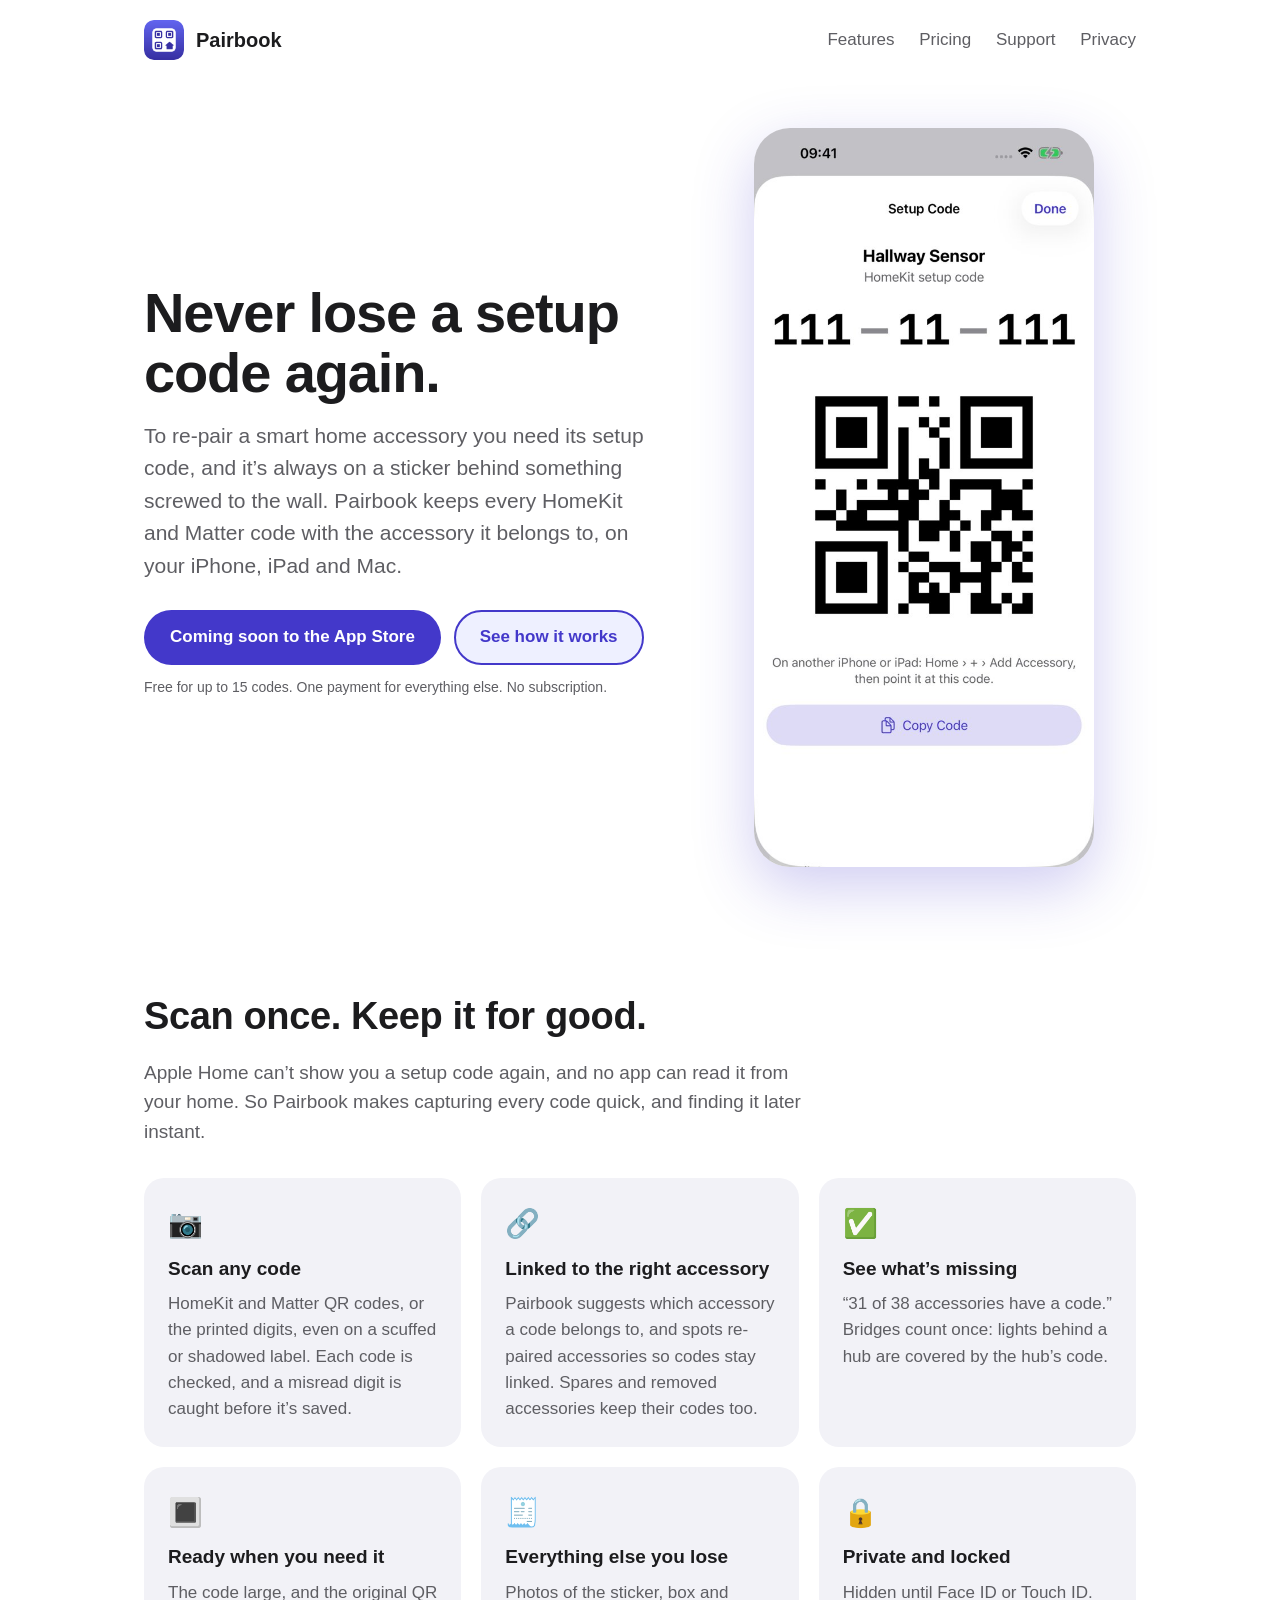
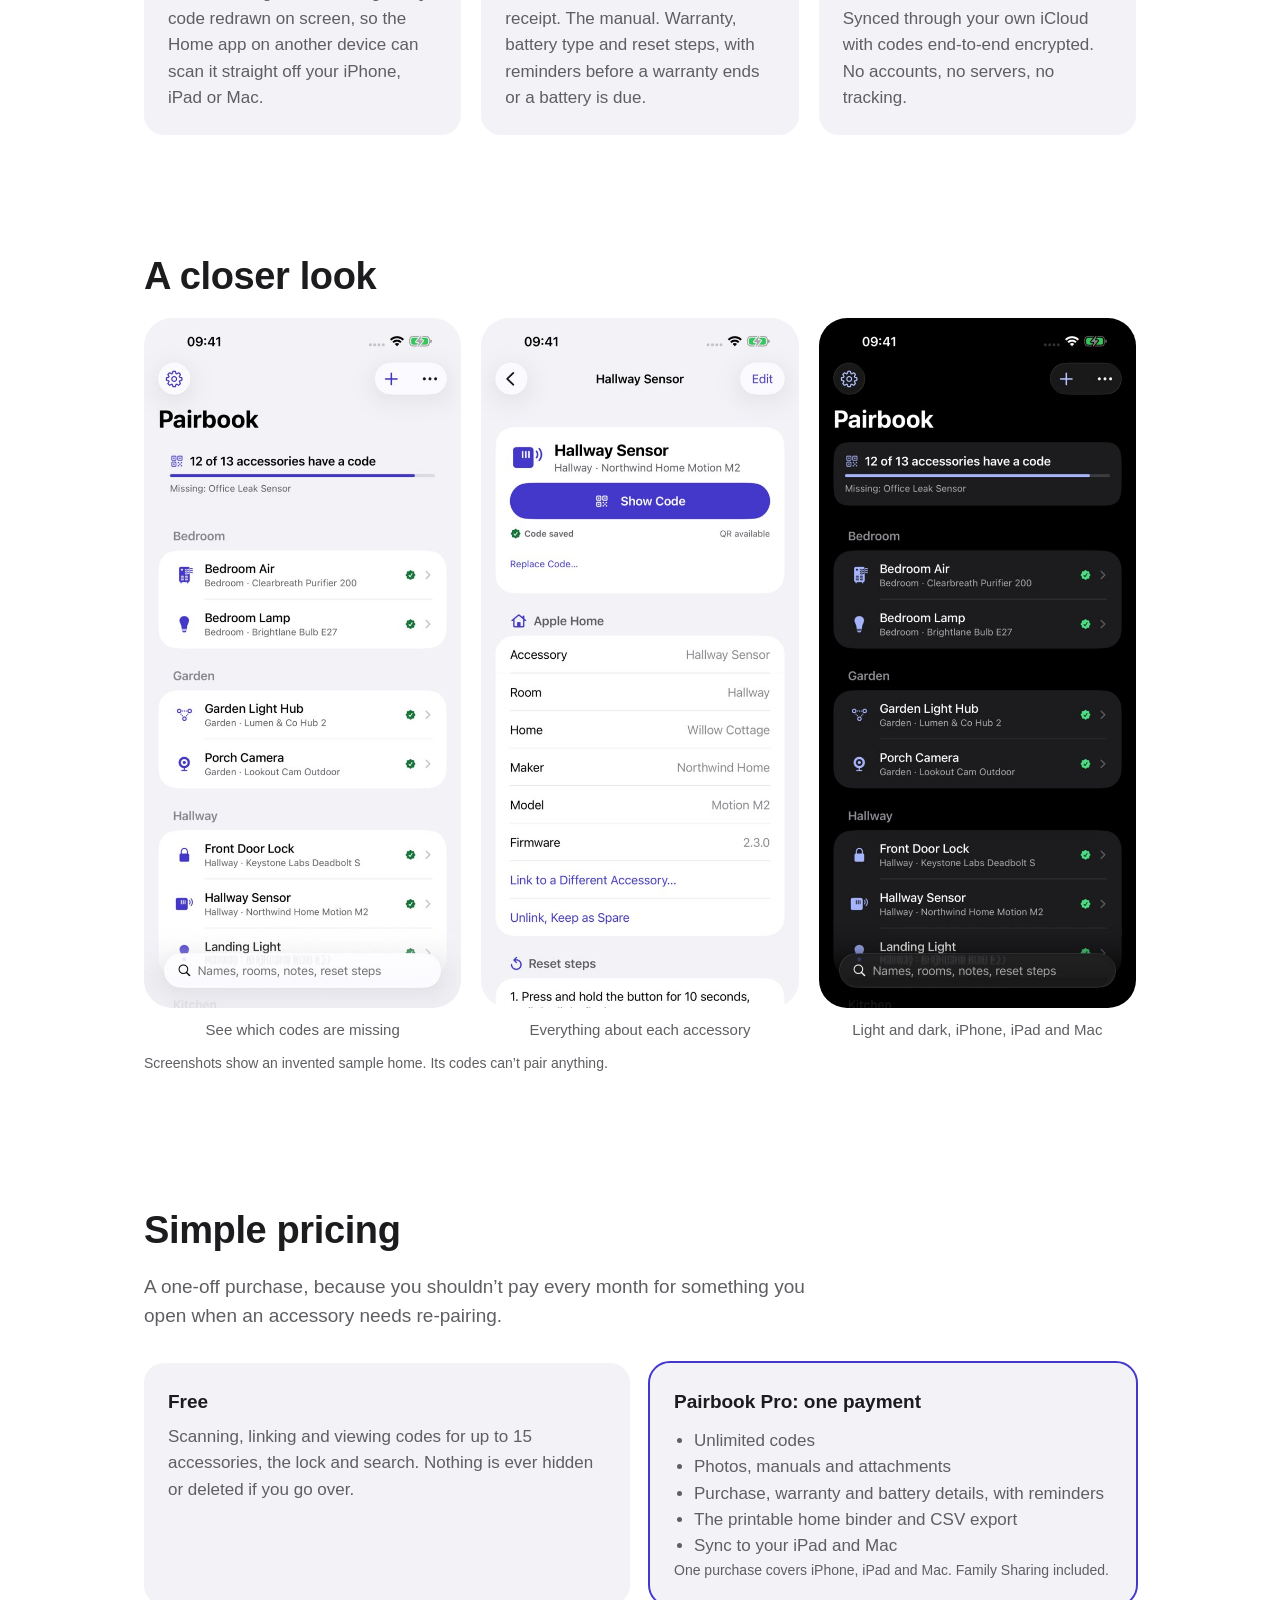
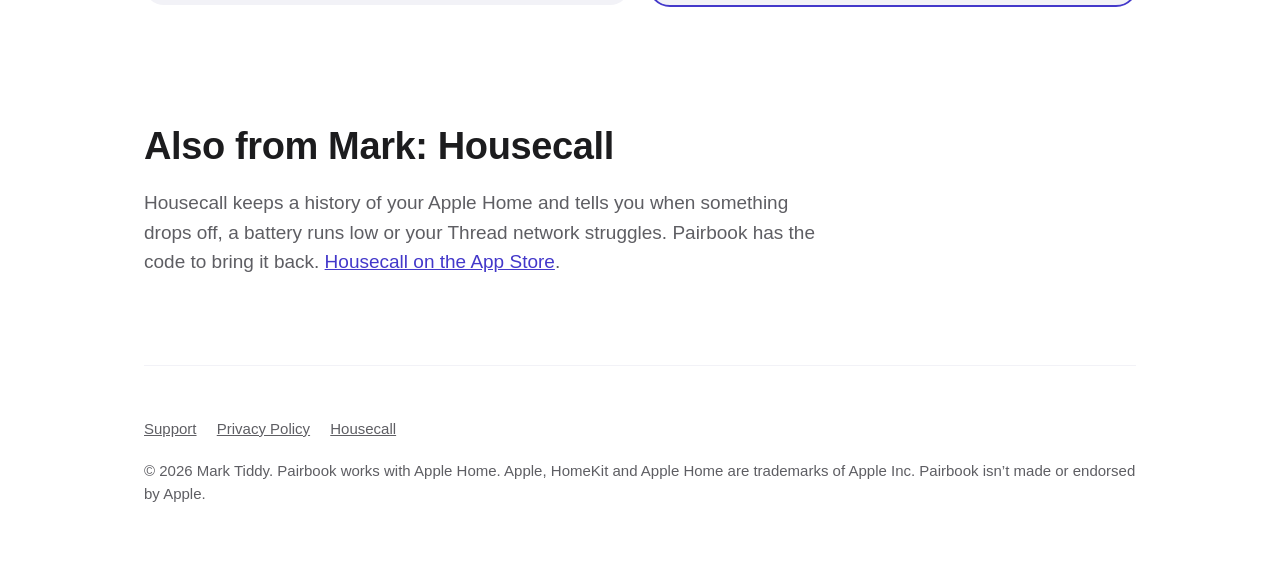
<file: index.html>
<!DOCTYPE html>
<html lang="en-GB">
<head>
  <meta charset="utf-8">
  <meta name="viewport" content="width=device-width, initial-scale=1">
  <link rel="stylesheet" href="style.css">
  <link rel="icon" href="images/favicon.png">
  <link rel="apple-touch-icon" href="images/apple-touch-icon.png">
  <title>Pairbook: HomeKit Code Vault</title>
  <meta name="description" content="Scan every HomeKit and Matter setup code once, and keep it with its accessory, photos, manual, warranty and reset steps. Private, locked and synced through your own iCloud.">
  <meta property="og:title" content="Pairbook: never lose a setup code again">
  <meta property="og:description" content="Every HomeKit and Matter setup code, kept with its accessory.">
  <meta property="og:image" content="images/icon.png">
  <!-- Once the app is live, add: <meta name="apple-itunes-app" content="app-id=YOUR_APP_ID"> -->
</head>
<body>
<a class="skip" href="#main">Skip to content</a>
<div class="wrap">
  <header class="site">
    <a class="brand" href="./"><img src="images/icon.png" alt="" width="40" height="40">Pairbook</a>
    <nav aria-label="Main">
      <a href="./#features">Features</a>
      <a href="./#pricing">Pricing</a>
      <a href="support.html">Support</a>
      <a href="privacy.html">Privacy</a>
    </nav>
  </header>
</div>
<main id="main">
  <div class="wrap">
    <section class="hero" aria-labelledby="hero-title">
      <div>
        <h1 id="hero-title">Never lose a setup code again.</h1>
        <p class="lead">To re-pair a smart home accessory you need its setup code, and it&rsquo;s always on a sticker behind something screwed to the wall. Pairbook keeps every HomeKit and Matter code with the accessory it belongs to, on your iPhone, iPad and Mac.</p>
        <a class="button" href="#pricing">Coming soon to the App Store</a>
        <a class="button secondary" href="#features">See how it works</a>
        <p class="note">Free for up to 15 codes. One payment for everything else. No subscription.</p>
      </div>
      <img class="phone" src="images/01-show-code.jpg" alt="Pairbook showing the setup code for Hallway Sensor: the digits 111-11-111 large, with the QR code below." width="600" height="1304">
    </section>
  </div>

  <div class="wrap">
    <section id="features" aria-labelledby="features-title">
      <h2 id="features-title">Scan once. Keep it for good.</h2>
      <p class="intro">Apple Home can&rsquo;t show you a setup code again, and no app can read it from your home. So Pairbook makes capturing every code quick, and finding it later instant.</p>
      <div class="grid">
        <div class="card"><span class="icon" aria-hidden="true">📷</span><h3>Scan any code</h3><p>HomeKit and Matter QR codes, or the printed digits, even on a scuffed or shadowed label. Each code is checked, and a misread digit is caught before it&rsquo;s saved.</p></div>
        <div class="card"><span class="icon" aria-hidden="true">🔗</span><h3>Linked to the right accessory</h3><p>Pairbook suggests which accessory a code belongs to, and spots re-paired accessories so codes stay linked. Spares and removed accessories keep their codes too.</p></div>
        <div class="card"><span class="icon" aria-hidden="true">✅</span><h3>See what&rsquo;s missing</h3><p>&ldquo;31 of 38 accessories have a code.&rdquo; Bridges count once: lights behind a hub are covered by the hub&rsquo;s code.</p></div>
        <div class="card"><span class="icon" aria-hidden="true">🔳</span><h3>Ready when you need it</h3><p>The code large, and the original QR code redrawn on screen, so the Home app on another device can scan it straight off your iPhone, iPad or Mac.</p></div>
        <div class="card"><span class="icon" aria-hidden="true">🧾</span><h3>Everything else you lose</h3><p>Photos of the sticker, box and receipt. The manual. Warranty, battery type and reset steps, with reminders before a warranty ends or a battery is due.</p></div>
        <div class="card"><span class="icon" aria-hidden="true">🔒</span><h3>Private and locked</h3><p>Hidden until Face ID or Touch ID. Synced through your own iCloud with codes end-to-end encrypted. No accounts, no servers, no tracking.</p></div>
      </div>
    </section>

    <section aria-labelledby="shots-title">
      <h2 id="shots-title">A closer look</h2>
      <div class="shots">
        <figure><img src="images/02-library.jpg" alt="The Pairbook list: 12 of 13 accessories have a code, grouped by room." loading="lazy" width="600" height="1304"><figcaption>See which codes are missing</figcaption></figure>
        <figure><img src="images/03-detail.jpg" alt="An accessory page with a Show Code button, Apple Home details, reset steps and warranty." loading="lazy" width="600" height="1304"><figcaption>Everything about each accessory</figcaption></figure>
        <figure><img src="images/05-library-dark.jpg" alt="The Pairbook list in dark mode." loading="lazy" width="600" height="1304"><figcaption>Light and dark, iPhone, iPad and Mac</figcaption></figure>
      </div>
      <p class="note">Screenshots show an invented sample home. Its codes can&rsquo;t pair anything.</p>
    </section>

    <section id="pricing" aria-labelledby="pricing-title">
      <h2 id="pricing-title">Simple pricing</h2>
      <p class="intro">A one-off purchase, because you shouldn&rsquo;t pay every month for something you open when an accessory needs re-pairing.</p>
      <div class="pricing">
        <div class="card">
          <h3>Free</h3>
          <p>Scanning, linking and viewing codes for up to 15 accessories, the lock and search. Nothing is ever hidden or deleted if you go over.</p>
        </div>
        <div class="card pro">
          <h3>Pairbook Pro: one payment</h3>
          <ul>
            <li>Unlimited codes</li>
            <li>Photos, manuals and attachments</li>
            <li>Purchase, warranty and battery details, with reminders</li>
            <li>The printable home binder and CSV export</li>
            <li>Sync to your iPad and Mac</li>
          </ul>
          <p class="note">One purchase covers iPhone, iPad and Mac. Family Sharing included.</p>
        </div>
      </div>
    </section>

    <section aria-labelledby="housecall-title">
      <h2 id="housecall-title">Also from Mark: Housecall</h2>
      <p class="intro">Housecall keeps a history of your Apple Home and tells you when something drops off, a battery runs low or your Thread network struggles. Pairbook has the code to bring it back. <a href="https://apps.apple.com/app/id6829226607">Housecall on the App Store</a>.</p>
    </section>
  </div>
</main>
<div class="wrap">
  <footer class="site">
    <p>
      <a href="support.html">Support</a>
      <a href="privacy.html">Privacy Policy</a>
      <a href="https://apps.apple.com/app/id6829226607">Housecall</a>
    </p>
    <p>© 2026 Mark Tiddy. Pairbook works with Apple Home. Apple, HomeKit and Apple Home are trademarks of Apple Inc. Pairbook isn&rsquo;t made or endorsed by Apple.</p>
  </footer>
</div>
</body>
</html>
</file>
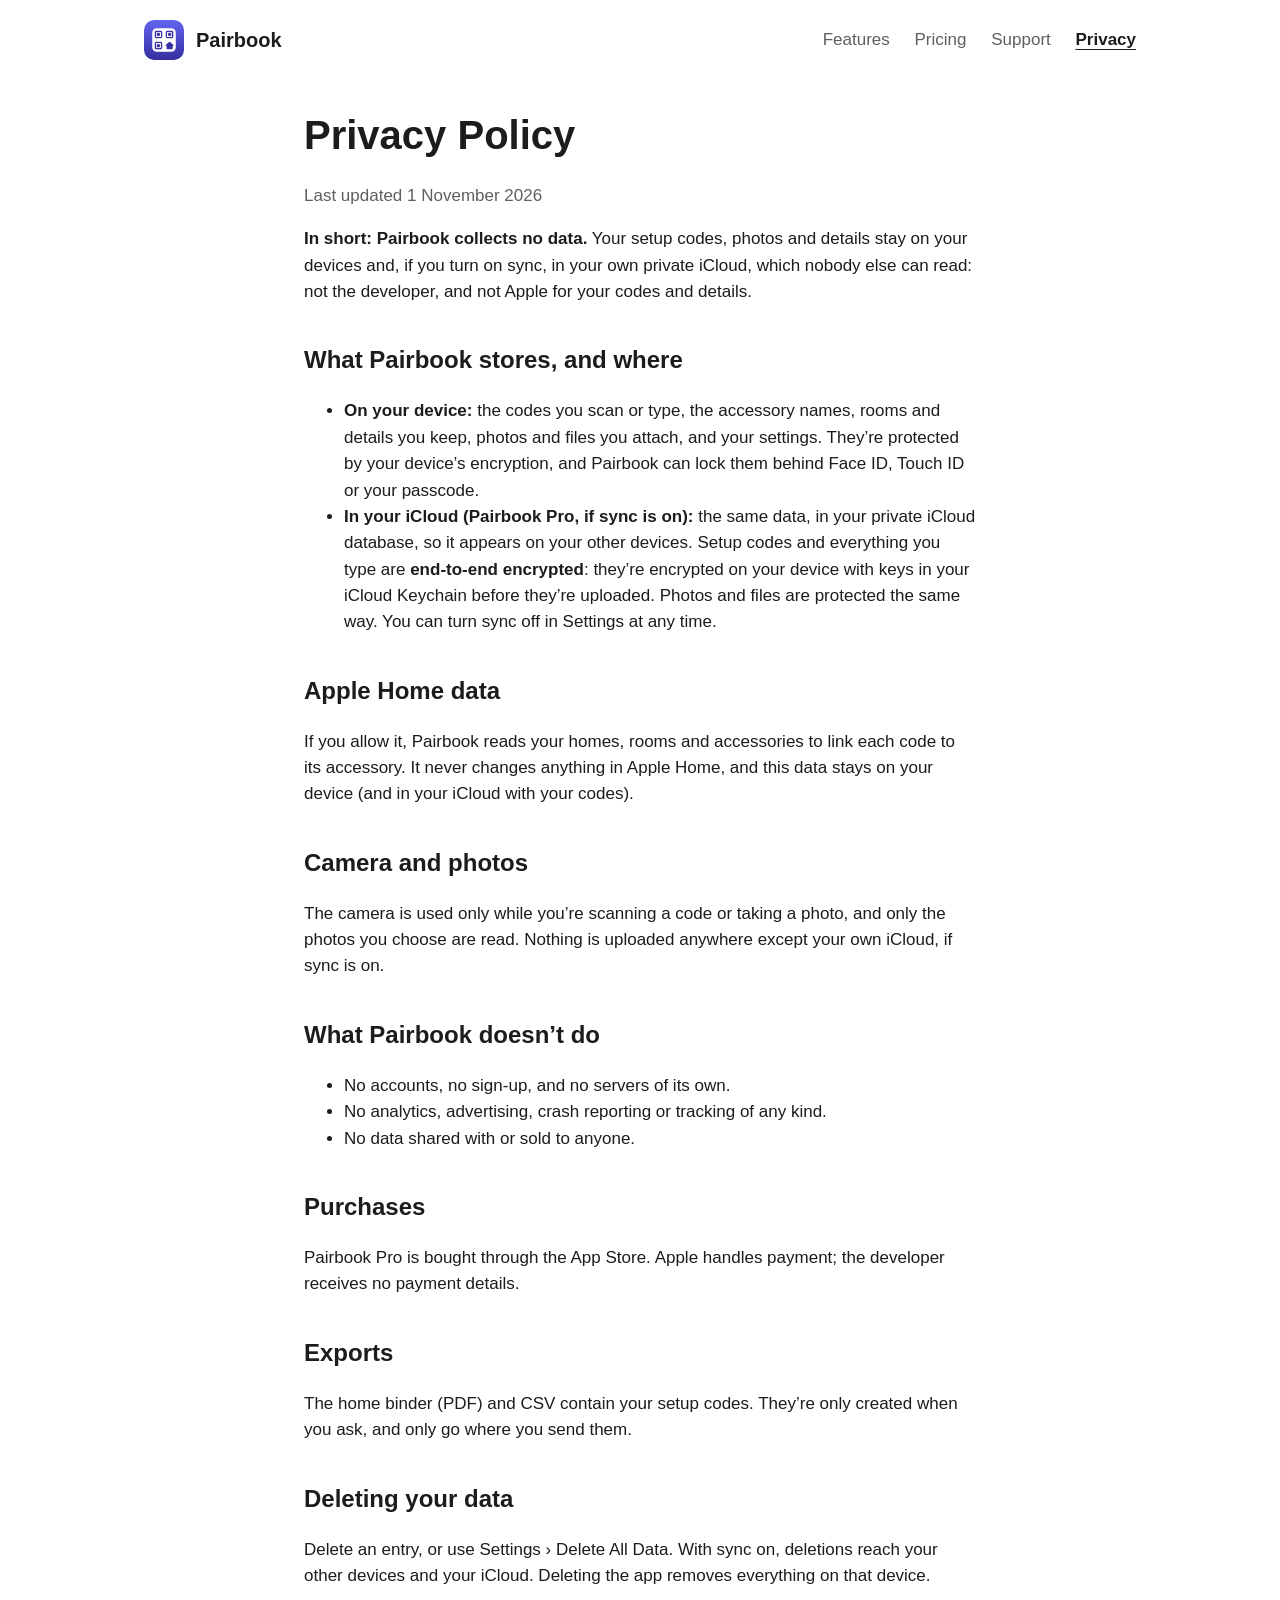
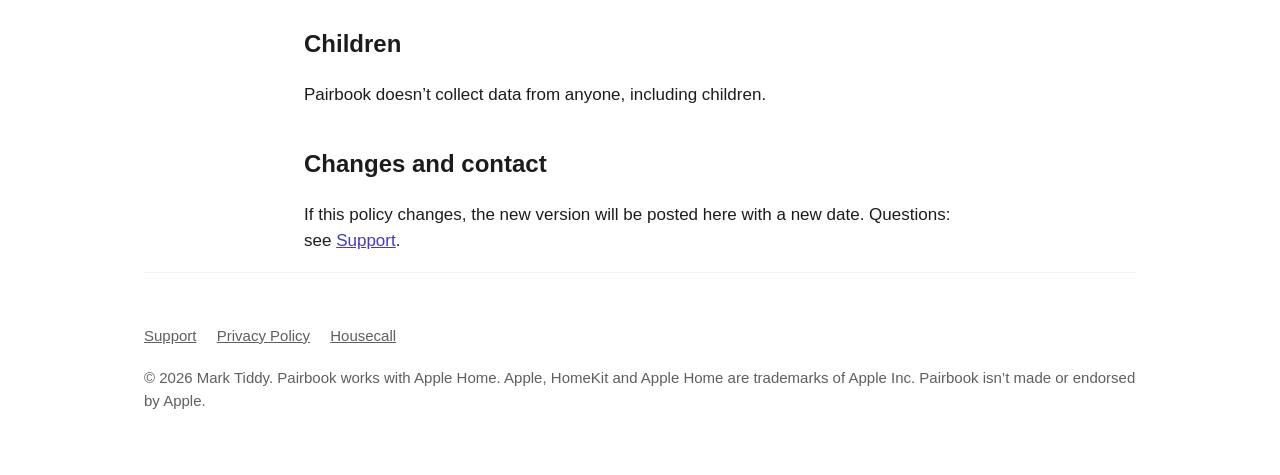
<file: privacy.html>
<!DOCTYPE html>
<html lang="en-GB">
<head>
  <meta charset="utf-8">
  <meta name="viewport" content="width=device-width, initial-scale=1">
  <link rel="stylesheet" href="style.css">
  <link rel="icon" href="images/favicon.png">
  <link rel="apple-touch-icon" href="images/apple-touch-icon.png">
  <title>Privacy Policy · Pairbook</title>
  <meta name="description" content="Pairbook collects no data. Your codes stay on your devices and in your own private iCloud.">
</head>
<body>
<a class="skip" href="#main">Skip to content</a>
<div class="wrap">
  <header class="site">
    <a class="brand" href="./"><img src="images/icon.png" alt="" width="40" height="40">Pairbook</a>
    <nav aria-label="Main">
      <a href="./#features">Features</a>
      <a href="./#pricing">Pricing</a>
      <a href="support.html">Support</a>
      <a href="privacy.html" aria-current="page">Privacy</a>
    </nav>
  </header>
</div>
<main id="main">
  <div class="wrap prose">
    <h1>Privacy Policy</h1>
    <p class="updated">Last updated 1 November 2026</p>
    <p><strong>In short: Pairbook collects no data.</strong> Your setup codes, photos and details stay on your devices and, if you turn on sync, in your own private iCloud, which nobody else can read: not the developer, and not Apple for your codes and details.</p>

    <h2>What Pairbook stores, and where</h2>
    <ul>
      <li><strong>On your device:</strong> the codes you scan or type, the accessory names, rooms and details you keep, photos and files you attach, and your settings. They&rsquo;re protected by your device&rsquo;s encryption, and Pairbook can lock them behind Face ID, Touch ID or your passcode.</li>
      <li><strong>In your iCloud (Pairbook Pro, if sync is on):</strong> the same data, in your private iCloud database, so it appears on your other devices. Setup codes and everything you type are <strong>end-to-end encrypted</strong>: they&rsquo;re encrypted on your device with keys in your iCloud Keychain before they&rsquo;re uploaded. Photos and files are protected the same way. You can turn sync off in Settings at any time.</li>
    </ul>

    <h2>Apple Home data</h2>
    <p>If you allow it, Pairbook reads your homes, rooms and accessories to link each code to its accessory. It never changes anything in Apple Home, and this data stays on your device (and in your iCloud with your codes).</p>

    <h2>Camera and photos</h2>
    <p>The camera is used only while you&rsquo;re scanning a code or taking a photo, and only the photos you choose are read. Nothing is uploaded anywhere except your own iCloud, if sync is on.</p>

    <h2>What Pairbook doesn&rsquo;t do</h2>
    <ul>
      <li>No accounts, no sign-up, and no servers of its own.</li>
      <li>No analytics, advertising, crash reporting or tracking of any kind.</li>
      <li>No data shared with or sold to anyone.</li>
    </ul>

    <h2>Purchases</h2>
    <p>Pairbook Pro is bought through the App Store. Apple handles payment; the developer receives no payment details.</p>

    <h2>Exports</h2>
    <p>The home binder (PDF) and CSV contain your setup codes. They&rsquo;re only created when you ask, and only go where you send them.</p>

    <h2>Deleting your data</h2>
    <p>Delete an entry, or use Settings › Delete All Data. With sync on, deletions reach your other devices and your iCloud. Deleting the app removes everything on that device.</p>

    <h2>Children</h2>
    <p>Pairbook doesn&rsquo;t collect data from anyone, including children.</p>

    <h2>Changes and contact</h2>
    <p>If this policy changes, the new version will be posted here with a new date. Questions: see <a href="support.html">Support</a>.</p>
  </div>
</main>
<div class="wrap">
  <footer class="site">
    <p>
      <a href="support.html">Support</a>
      <a href="privacy.html">Privacy Policy</a>
      <a href="https://apps.apple.com/app/id6829226607">Housecall</a>
    </p>
    <p>© 2026 Mark Tiddy. Pairbook works with Apple Home. Apple, HomeKit and Apple Home are trademarks of Apple Inc. Pairbook isn&rsquo;t made or endorsed by Apple.</p>
  </footer>
</div>
</body>
</html>
</file>
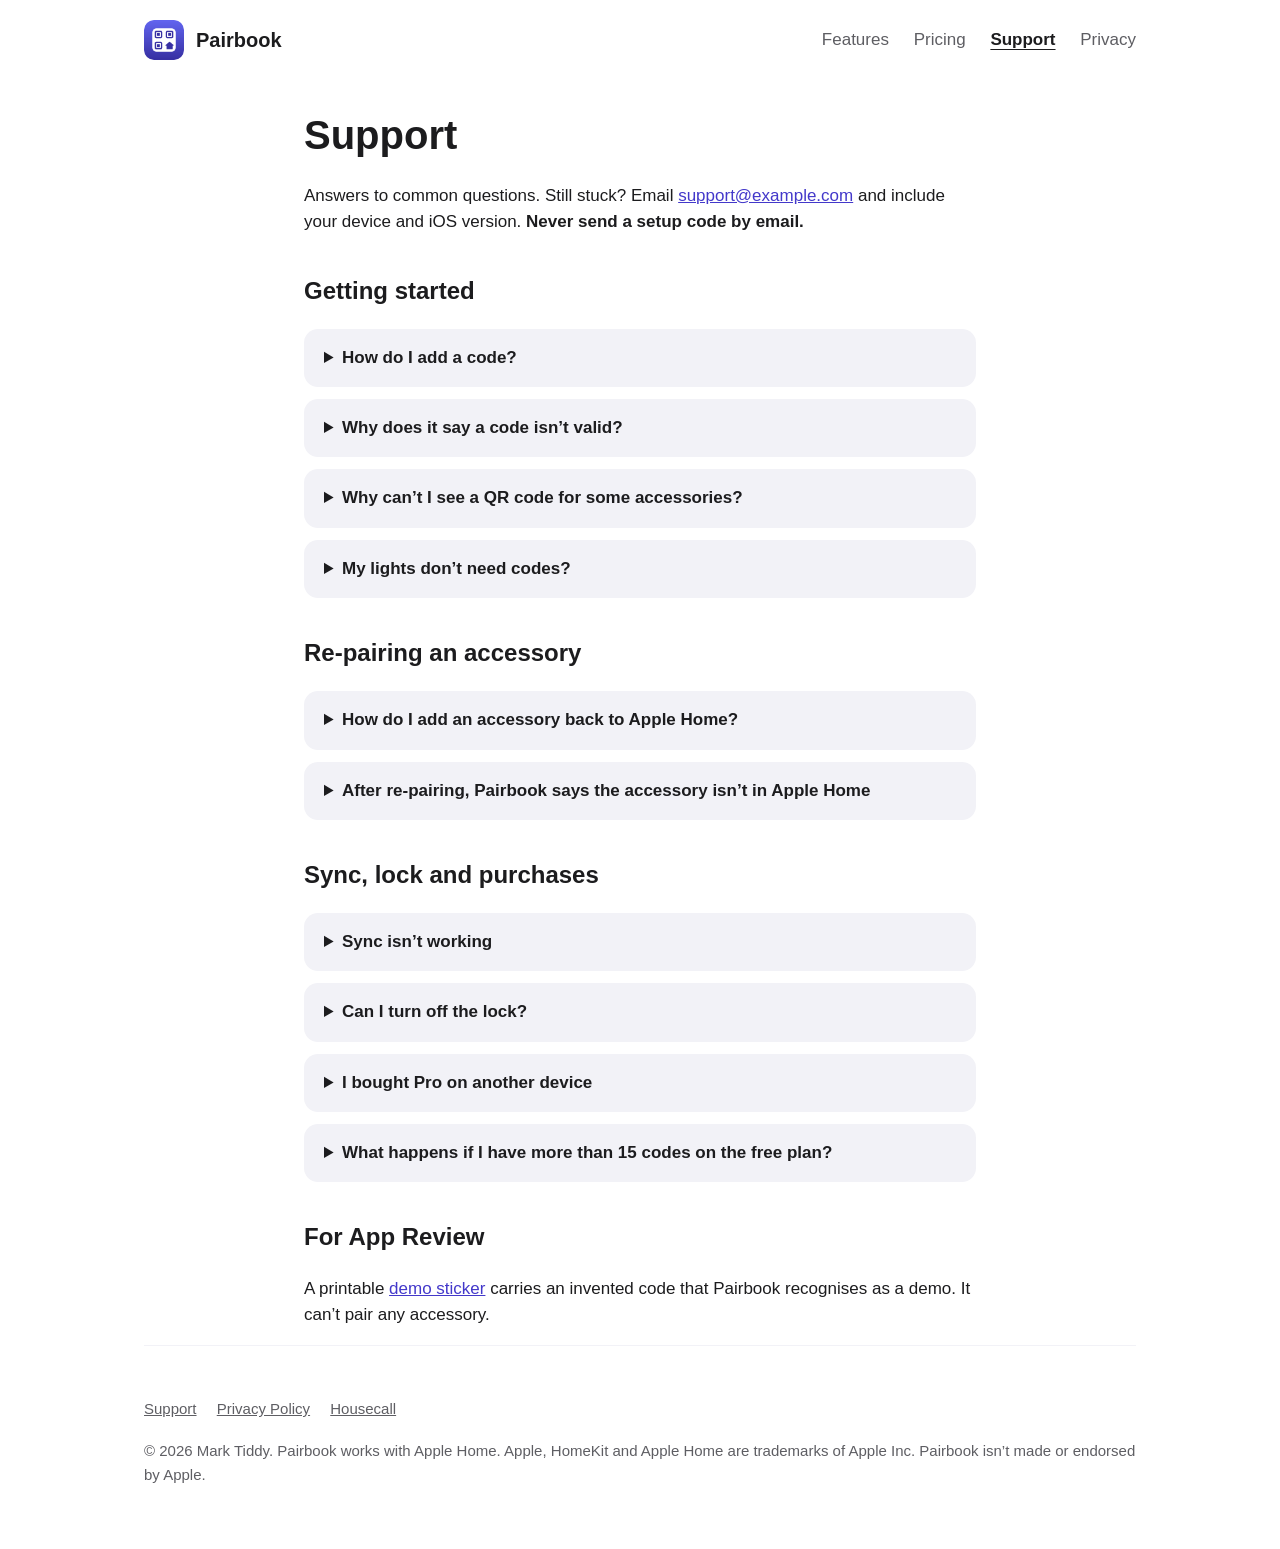
<file: support.html>
<!DOCTYPE html>
<html lang="en-GB">
<head>
  <meta charset="utf-8">
  <meta name="viewport" content="width=device-width, initial-scale=1">
  <link rel="stylesheet" href="style.css">
  <link rel="icon" href="images/favicon.png">
  <link rel="apple-touch-icon" href="images/apple-touch-icon.png">
  <title>Support · Pairbook</title>
  <meta name="description" content="Help with Pairbook: scanning codes, re-pairing accessories, sync, purchases and privacy.">
</head>
<body>
<a class="skip" href="#main">Skip to content</a>
<div class="wrap">
  <header class="site">
    <a class="brand" href="./"><img src="images/icon.png" alt="" width="40" height="40">Pairbook</a>
    <nav aria-label="Main">
      <a href="./#features">Features</a>
      <a href="./#pricing">Pricing</a>
      <a href="support.html" aria-current="page">Support</a>
      <a href="privacy.html">Privacy</a>
    </nav>
  </header>
</div>
<main id="main">
  <div class="wrap prose">
    <h1>Support</h1>
    <p>Answers to common questions. Still stuck? Email <a href="mailto:support@example.com?subject=Pairbook%20support">support@example.com</a> and include your device and iOS version. <strong>Never send a setup code by email.</strong></p>

    <h2>Getting started</h2>
    <details>
      <summary>How do I add a code?</summary>
      <ol>
        <li>Tap <strong>+</strong> (Add Code).</li>
        <li>Choose <strong>Scan with Camera</strong> and centre the QR code or the printed digits in the frame. You can also choose a photo, or type the code.</li>
        <li>Check the code against the sticker, turn on <strong>This matches the sticker</strong>, choose the accessory it belongs to, and tap <strong>Save</strong>.</li>
      </ol>
    </details>
    <details>
      <summary>Why does it say a code isn&rsquo;t valid?</summary>
      <p>Pairbook checks every code. HomeKit never issues codes like 111-11-111 or 123-45-678, and Matter&rsquo;s 11- and 21-digit codes end in a check digit, so a misread digit shows up straight away. Scan again, or correct the digit.</p>
    </details>
    <details>
      <summary>Why can&rsquo;t I see a QR code for some accessories?</summary>
      <p>A QR can only be redrawn from a scanned QR: typed or printed codes don&rsquo;t contain everything the QR needs. Pairbook shows the digits instead, which Apple Home accepts when you choose to enter the code.</p>
    </details>
    <details>
      <summary>My lights don&rsquo;t need codes?</summary>
      <p>Accessories behind a bridge or hub (for example lights behind a lighting hub) don&rsquo;t have their own code: you re-pair the hub. Pairbook counts the hub once and shows which accessories it covers.</p>
    </details>

    <h2>Re-pairing an accessory</h2>
    <details>
      <summary>How do I add an accessory back to Apple Home?</summary>
      <ol>
        <li>Reset the accessory (Pairbook keeps its reset steps on its page).</li>
        <li>Open its page in Pairbook and tap <strong>Show Code</strong>.</li>
        <li>On another iPhone or iPad, open Home › <strong>+</strong> › Add Accessory and point it at the QR code on screen. Or tap <strong>Add to Home</strong>, which copies the code and opens Apple&rsquo;s add-accessory screen: choose More options and paste the code.</li>
      </ol>
    </details>
    <details>
      <summary>After re-pairing, Pairbook says the accessory isn&rsquo;t in Apple Home</summary>
      <p>Apple Home gives a re-paired accessory a new identity. Pairbook notices and offers to re-link the code to the new one: tap <strong>Re-link</strong>.</p>
    </details>

    <h2>Sync, lock and purchases</h2>
    <details>
      <summary>Sync isn&rsquo;t working</summary>
      <ul>
        <li>Sync is part of Pairbook Pro. Check Settings › Sync with iCloud is on, on every device.</li>
        <li>Check you&rsquo;re signed in to the same Apple Account in iCloud on each device, with iCloud Drive on.</li>
        <li>Open Pairbook on each device and wait a minute. Settings shows the sync status.</li>
      </ul>
    </details>
    <details>
      <summary>Can I turn off the lock?</summary>
      <p>Yes: Settings › Privacy › Require Face ID (or Touch ID). The lock needs a device passcode to work.</p>
    </details>
    <details>
      <summary>I bought Pro on another device</summary>
      <p>Pro covers iPhone, iPad and Mac with the same Apple Account, and Family Sharing. If it doesn&rsquo;t appear, open Settings › Restore Purchases.</p>
    </details>
    <details>
      <summary>What happens if I have more than 15 codes on the free plan?</summary>
      <p>Nothing is hidden or deleted. You just can&rsquo;t add more codes until you upgrade.</p>
    </details>

    <h2>For App Review</h2>
    <p>A printable <a href="demo-sticker.pdf">demo sticker</a> carries an invented code that Pairbook recognises as a demo. It can&rsquo;t pair any accessory.</p>
  </div>
</main>
<div class="wrap">
  <footer class="site">
    <p>
      <a href="support.html">Support</a>
      <a href="privacy.html">Privacy Policy</a>
      <a href="https://apps.apple.com/app/id6829226607">Housecall</a>
    </p>
    <p>© 2026 Mark Tiddy. Pairbook works with Apple Home. Apple, HomeKit and Apple Home are trademarks of Apple Inc. Pairbook isn&rsquo;t made or endorsed by Apple.</p>
  </footer>
</div>
</body>
</html>
</file>
<file: style.css>
/* Pairbook site. Indigo to match the app icon. Colours pass WCAG AA in light and dark. */
:root {
  --brand: #4338CA;
  --brand-hover: #3730A3;
  --brand-soft: #EEF0FF;
  --brand-soft-hover: #E0E3FF;
  --button-bg: #4338CA;
  --button-bg-hover: #3730A3;
  --button-text: #FFFFFF;
  --text: #1C1C1E;
  --muted: #5E5E63;
  --bg: #FFFFFF;
  --card: #F2F2F7;
  --radius: 20px;
  color-scheme: light dark;
}
@media (prefers-color-scheme: dark) {
  :root {
    --brand: #A5B4FC;
    --brand-hover: #C7D2FE;
    --brand-soft: #1E1B4B;
    --brand-soft-hover: #312E81;
    --button-bg: #A5B4FC;
    --button-bg-hover: #C7D2FE;
    --button-text: #1C1C1E;
    --text: #F5F5F7;
    --muted: #AEAEB2;
    --bg: #000000;
    --card: #1C1C1E;
  }
}
* { box-sizing: border-box; }
body {
  margin: 0;
  font: 17px/1.55 -apple-system, BlinkMacSystemFont, "SF Pro Text", "Helvetica Neue", Arial, sans-serif;
  color: var(--text);
  background: var(--bg);
}
a { color: var(--brand); }
a:not(.button):hover { color: var(--brand-hover); text-decoration-thickness: 2px; text-underline-offset: 3px; }
a:focus-visible, .button:focus-visible, details summary:focus-visible { outline: 3px solid var(--brand); outline-offset: 3px; }
.wrap { max-width: 1040px; margin: 0 auto; padding: 0 24px; }
header.site { display: flex; align-items: center; justify-content: space-between; padding: 20px 0; }
header.site .brand { display: flex; align-items: center; gap: 12px; font-weight: 700; font-size: 20px; color: var(--text); text-decoration: none; }
header.site .brand:hover { color: var(--brand-hover); }
header.site .brand img { width: 40px; height: 40px; border-radius: 10px; }
header.site nav a { display: inline-flex; align-items: center; min-height: 24px; margin-left: 20px; padding: 4px 0; text-decoration: none; color: var(--muted); font-weight: 500; }
header.site nav a:hover { color: var(--brand-hover); text-decoration: underline; }
header.site nav a[aria-current="page"] { color: var(--text); font-weight: 700; text-decoration: underline; text-underline-offset: 4px; }
header.site nav a[aria-current="page"]:hover { color: var(--brand-hover); }
.hero { display: grid; grid-template-columns: 1.1fr 0.9fr; gap: 48px; align-items: center; padding: 48px 0 64px; }
.hero h1 { font-size: clamp(36px, 6vw, 56px); line-height: 1.08; margin: 0 0 16px; letter-spacing: -0.02em; }
.hero p.lead { font-size: 21px; color: var(--muted); margin: 0 0 28px; }
.hero img.phone { width: 100%; height: auto; max-width: 340px; justify-self: center; border-radius: 36px; box-shadow: 0 20px 60px rgba(67, 56, 202, 0.25); }
.button {
  display: inline-block; padding: 12px 24px; border: 2px solid transparent; border-radius: 999px; font-weight: 600; text-decoration: none;
  background: var(--button-bg); color: var(--button-text);
}
.button:hover { background: var(--button-bg-hover); }
.button.secondary { background: var(--brand-soft); border-color: var(--brand); color: var(--brand); margin-left: 8px; }
.button.secondary:hover { background: var(--brand-soft-hover); }
.note { font-size: 14px; color: var(--muted); margin-top: 12px; }
section { padding: 56px 0; }
section h2 { font-size: clamp(28px, 4vw, 38px); margin: 0 0 12px; letter-spacing: -0.01em; }
section p.intro { color: var(--muted); font-size: 19px; max-width: 680px; margin: 0 0 32px; }
.grid { display: grid; grid-template-columns: repeat(auto-fit, minmax(240px, 1fr)); gap: 20px; }
.card { background: var(--card); border-radius: var(--radius); padding: 24px; }
.card h3 { margin: 0 0 8px; font-size: 19px; }
.card p { margin: 0; color: var(--muted); }
.card .icon { font-size: 28px; margin-bottom: 8px; display: block; }
.shots { display: grid; grid-template-columns: repeat(auto-fit, minmax(200px, 1fr)); gap: 20px; }
.shots figure { margin: 0; }
.shots img { width: 100%; height: auto; border-radius: 28px; display: block; }
.shots figcaption { text-align: center; color: var(--muted); font-size: 15px; margin-top: 10px; }
.pricing { display: grid; grid-template-columns: 1fr 1fr; gap: 20px; }
.pricing .card.pro { outline: 2px solid var(--brand); }
.pricing ul { padding-left: 20px; margin: 12px 0 0; color: var(--muted); }
.prose { max-width: 720px; }
.prose h1 { font-size: 40px; margin: 24px 0 8px; }
.prose h2 { font-size: 24px; margin-top: 36px; }
.prose .updated { color: var(--muted); }
details { background: var(--card); border-radius: 14px; padding: 16px 20px; margin-bottom: 12px; }
details summary { font-weight: 600; cursor: pointer; border-radius: 6px; }
details summary:hover { color: var(--brand-hover); text-decoration: underline; text-underline-offset: 3px; }
details p, details ol, details ul { color: var(--muted); }
footer.site { border-top: 1px solid var(--card); padding: 32px 0 48px; color: var(--muted); font-size: 15px; }
footer.site a { display: inline-block; min-height: 24px; padding: 4px 0; color: var(--muted); margin-right: 16px; }
footer.site a:hover { color: var(--brand-hover); }
.skip { position: absolute; left: -999px; }
.skip:focus { left: 16px; top: 16px; background: var(--bg); padding: 8px 12px; z-index: 10; }
@media (max-width: 760px) {
  .hero { grid-template-columns: 1fr; padding-top: 16px; }
  .hero img.phone { max-width: 260px; }
  .pricing { grid-template-columns: 1fr; }
  header.site nav a { margin-left: 12px; font-size: 15px; }
}
</file>
